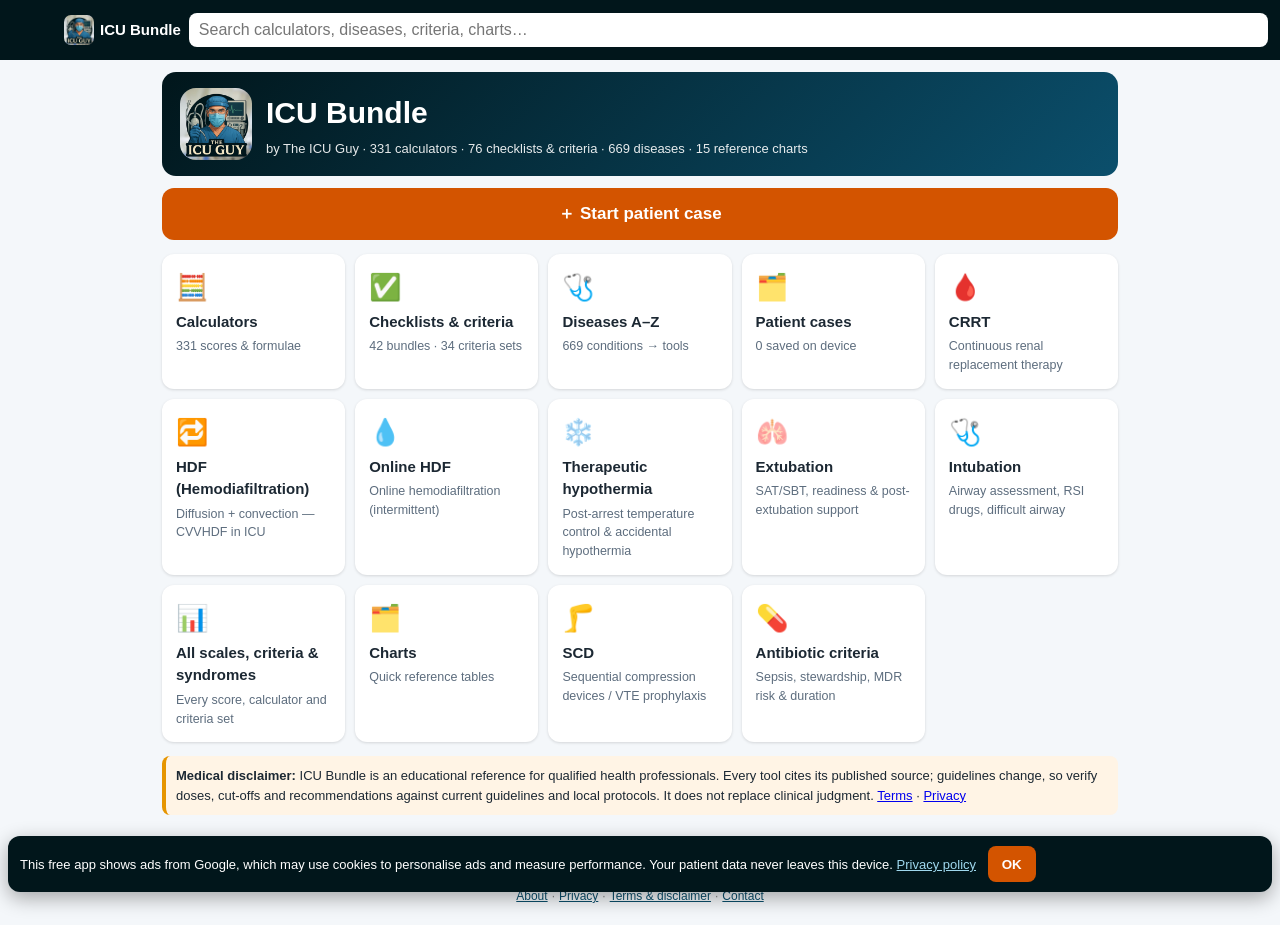
<file: index.html>
<!doctype html><html lang="en"><head><meta charset="utf-8"><meta name="google-adsense-account" content="ca-pub-9047557161133389"><meta name="viewport" content="width=device-width,initial-scale=1,viewport-fit=cover"><meta name="theme-color" content="#01161b"><meta name="description" content="ICU Bundle by The ICU Guy — free offline ICU and medical calculators (SOFA, APACHE II, GCS, qSOFA, MELD, CURB-65 and 300+ more), tap-to-check ICU bundles and diagnostic criteria, disease A–Z and quick reference charts, each with its published source."><meta name="apple-mobile-web-app-capable" content="yes"><meta name="mobile-web-app-capable" content="yes"><meta name="apple-mobile-web-app-status-bar-style" content="black-translucent"><meta name="apple-mobile-web-app-title" content="ICU Bundle"><meta name="format-detection" content="telephone=no"><link rel="manifest" href="manifest.webmanifest"><link rel="apple-touch-icon" href="icons/apple-touch-icon.png"><link rel="icon" type="image/png" sizes="32x32" href="icons/favicon-32.png"><link rel="icon" type="image/png" sizes="192x192" href="icons/icon-192.png"><title>The ICU Guy – ICU Bundle</title><link rel="stylesheet" href="style.css"><script src="ads-config.js"></script><script src="ads.js"></script></head><body>
<header><button id="back" onclick="history.back()">‹</button><a href="#home" class="brand"><img src="icons/logo-128.jpg" alt="" width="30" height="30"><span>ICU Bundle</span></a><input id="q" type="search" autocomplete="off" enterkeyhint="search" placeholder="Search…"><div id="sugg"></div></header>
<main id="main"><noscript><h1>The ICU Guy – ICU Bundle</h1><p>Free ICU and medical calculators, bundles, diagnostic criteria and reference charts for clinicians. Please enable JavaScript to use the app.</p></noscript></main><div id="zoom"></div><footer>© The ICU Guy – ICU Bundle · Educational reference for clinicians; not a substitute for clinical judgment.<br><a href="about.html">About</a>·<a href="privacy.html">Privacy</a>·<a href="terms.html">Terms &amp; disclaimer</a>·<a href="contact.html">Contact</a></footer><script src="calcs.js"></script><script src="checklists.js"></script><script src="diseases.js"></script><script src="topics.js"></script><script src="app.js"></script><script src="app2.js"></script></body></html>
</file>
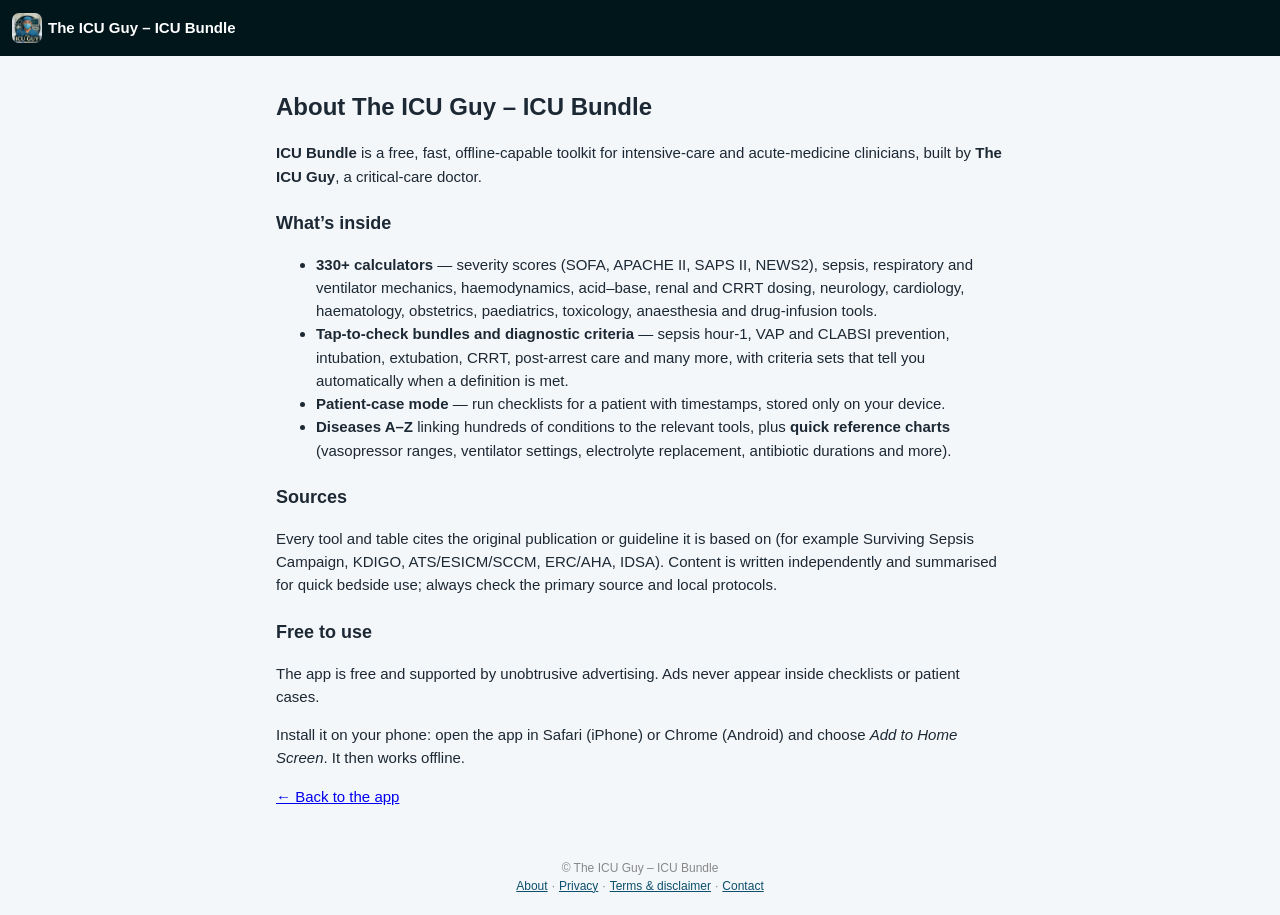
<file: about.html>
<!doctype html><html lang="en"><head><meta charset="utf-8"><meta name="google-adsense-account" content="ca-pub-9047557161133389"><meta name="viewport" content="width=device-width,initial-scale=1,viewport-fit=cover"><meta name="theme-color" content="#01161b"><title>About – The ICU Guy – ICU Bundle</title><link rel="icon" type="image/png" sizes="32x32" href="icons/favicon-32.png"><link rel="stylesheet" href="style.css"></head><body>
<header><a href="./" class="brand"><img src="icons/logo-128.jpg" alt="" width="30" height="30"><span>The ICU Guy – ICU Bundle</span></a></header><main class="page"><h1>About The ICU Guy – ICU Bundle</h1>
<p><b>ICU Bundle</b> is a free, fast, offline-capable toolkit for intensive-care and acute-medicine clinicians, built by <b>The ICU Guy</b>, a critical-care doctor.</p>
<h2>What’s inside</h2><ul><li><b>330+ calculators</b> — severity scores (SOFA, APACHE II, SAPS II, NEWS2), sepsis, respiratory and ventilator mechanics, haemodynamics, acid–base, renal and CRRT dosing, neurology, cardiology, haematology, obstetrics, paediatrics, toxicology, anaesthesia and drug-infusion tools.</li>
<li><b>Tap-to-check bundles and diagnostic criteria</b> — sepsis hour-1, VAP and CLABSI prevention, intubation, extubation, CRRT, post-arrest care and many more, with criteria sets that tell you automatically when a definition is met.</li>
<li><b>Patient-case mode</b> — run checklists for a patient with timestamps, stored only on your device.</li>
<li><b>Diseases A–Z</b> linking hundreds of conditions to the relevant tools, plus <b>quick reference charts</b> (vasopressor ranges, ventilator settings, electrolyte replacement, antibiotic durations and more).</li></ul>
<h2>Sources</h2><p>Every tool and table cites the original publication or guideline it is based on (for example Surviving Sepsis Campaign, KDIGO, ATS/ESICM/SCCM, ERC/AHA, IDSA). Content is written independently and summarised for quick bedside use; always check the primary source and local protocols.</p>
<h2>Free to use</h2><p>The app is free and supported by unobtrusive advertising. Ads never appear inside checklists or patient cases.</p>
<p>Install it on your phone: open the app in Safari (iPhone) or Chrome (Android) and choose <i>Add to Home Screen</i>. It then works offline.</p><p><a href="./">← Back to the app</a></p></main><footer>© The ICU Guy – ICU Bundle<br><a href="about.html">About</a>·<a href="privacy.html">Privacy</a>·<a href="terms.html">Terms &amp; disclaimer</a>·<a href="contact.html">Contact</a></footer></body></html>
</file>
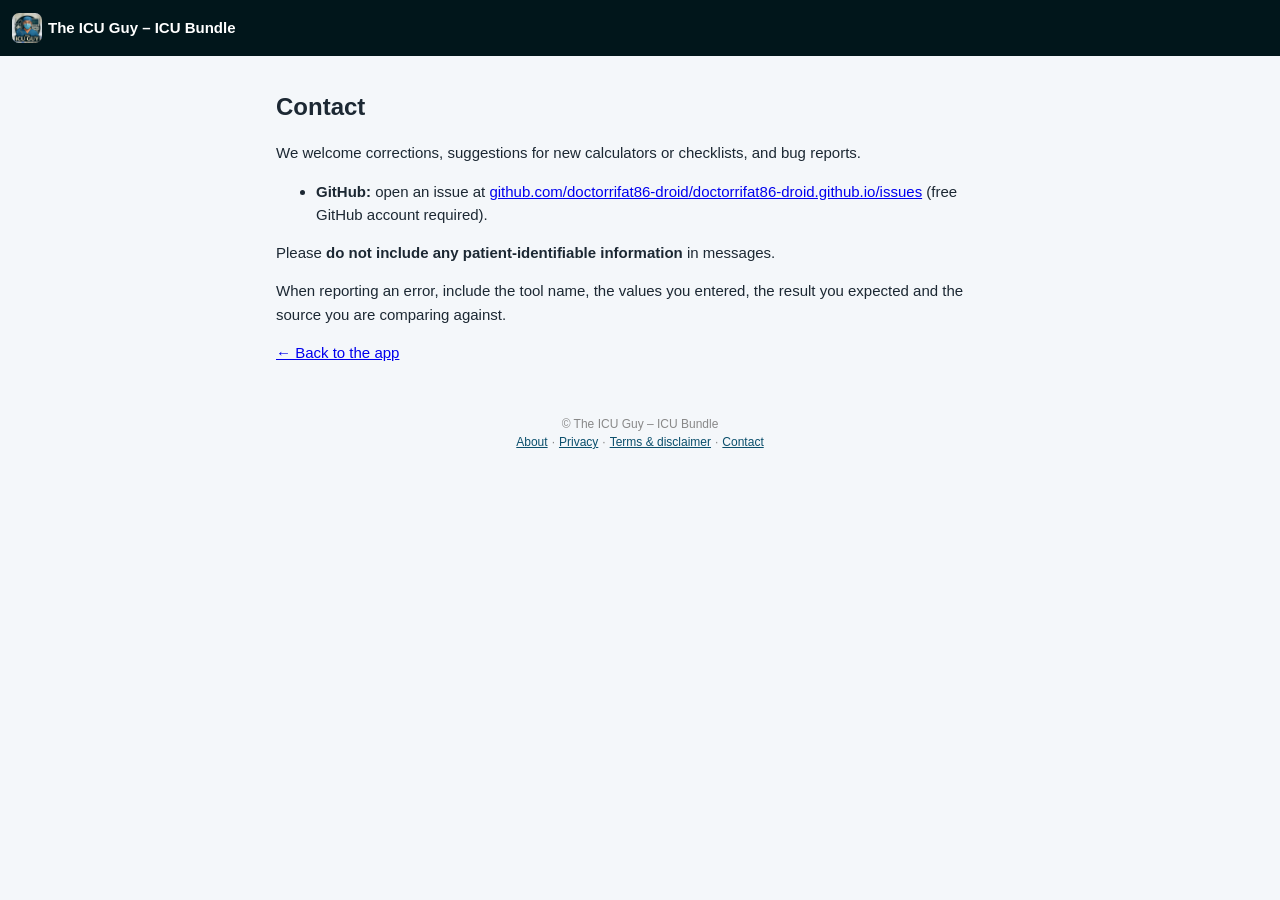
<file: contact.html>
<!doctype html><html lang="en"><head><meta charset="utf-8"><meta name="google-adsense-account" content="ca-pub-9047557161133389"><meta name="viewport" content="width=device-width,initial-scale=1,viewport-fit=cover"><meta name="theme-color" content="#01161b"><title>Contact – The ICU Guy – ICU Bundle</title><link rel="icon" type="image/png" sizes="32x32" href="icons/favicon-32.png"><link rel="stylesheet" href="style.css"></head><body>
<header><a href="./" class="brand"><img src="icons/logo-128.jpg" alt="" width="30" height="30"><span>The ICU Guy – ICU Bundle</span></a></header><main class="page"><h1>Contact</h1><p>We welcome corrections, suggestions for new calculators or checklists, and bug reports.</p>
<ul><li><b>GitHub:</b> open an issue at <a href="https://github.com/doctorrifat86-droid/doctorrifat86-droid.github.io/issues" rel="noopener">github.com/doctorrifat86-droid/doctorrifat86-droid.github.io/issues</a> (free GitHub account required).</li></ul>
<p>Please <b>do not include any patient-identifiable information</b> in messages.</p>
<p>When reporting an error, include the tool name, the values you entered, the result you expected and the source you are comparing against.</p><p><a href="./">← Back to the app</a></p></main><footer>© The ICU Guy – ICU Bundle<br><a href="about.html">About</a>·<a href="privacy.html">Privacy</a>·<a href="terms.html">Terms &amp; disclaimer</a>·<a href="contact.html">Contact</a></footer></body></html>
</file>
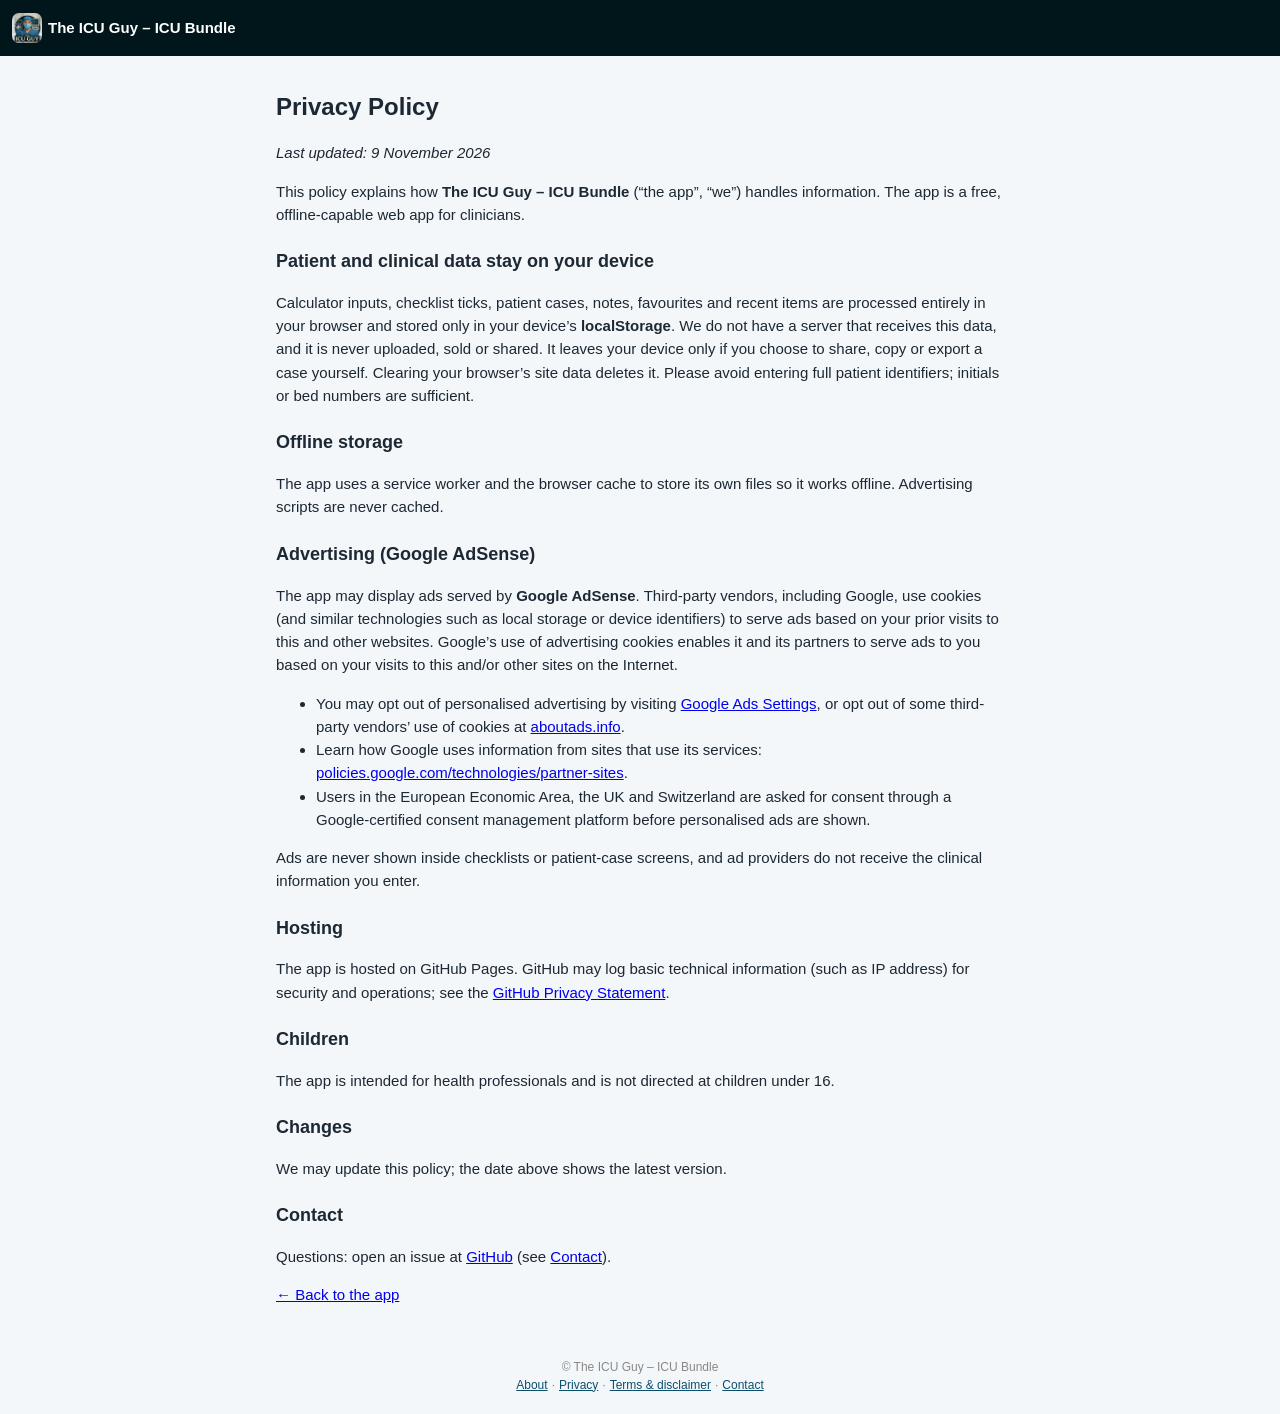
<file: privacy.html>
<!doctype html><html lang="en"><head><meta charset="utf-8"><meta name="google-adsense-account" content="ca-pub-9047557161133389"><meta name="viewport" content="width=device-width,initial-scale=1,viewport-fit=cover"><meta name="theme-color" content="#01161b"><title>Privacy Policy – The ICU Guy – ICU Bundle</title><link rel="icon" type="image/png" sizes="32x32" href="icons/favicon-32.png"><link rel="stylesheet" href="style.css"></head><body>
<header><a href="./" class="brand"><img src="icons/logo-128.jpg" alt="" width="30" height="30"><span>The ICU Guy – ICU Bundle</span></a></header><main class="page"><h1>Privacy Policy</h1><p><i>Last updated: 9 November 2026</i></p>
<p>This policy explains how <b>The ICU Guy – ICU Bundle</b> (“the app”, “we”) handles information. The app is a free, offline-capable web app for clinicians.</p>
<h2>Patient and clinical data stay on your device</h2><p>Calculator inputs, checklist ticks, patient cases, notes, favourites and recent items are processed entirely in your browser and stored only in your device’s <b>localStorage</b>. We do not have a server that receives this data, and it is never uploaded, sold or shared. It leaves your device only if you choose to share, copy or export a case yourself. Clearing your browser’s site data deletes it. Please avoid entering full patient identifiers; initials or bed numbers are sufficient.</p>
<h2>Offline storage</h2><p>The app uses a service worker and the browser cache to store its own files so it works offline. Advertising scripts are never cached.</p>
<h2>Advertising (Google AdSense)</h2><p>The app may display ads served by <b>Google AdSense</b>. Third-party vendors, including Google, use cookies (and similar technologies such as local storage or device identifiers) to serve ads based on your prior visits to this and other websites. Google’s use of advertising cookies enables it and its partners to serve ads to you based on your visits to this and/or other sites on the Internet.</p>
<ul><li>You may opt out of personalised advertising by visiting <a href="https://www.google.com/settings/ads" rel="noopener">Google Ads Settings</a>, or opt out of some third-party vendors’ use of cookies at <a href="https://www.aboutads.info/choices/" rel="noopener">aboutads.info</a>.</li>
<li>Learn how Google uses information from sites that use its services: <a href="https://policies.google.com/technologies/partner-sites" rel="noopener">policies.google.com/technologies/partner-sites</a>.</li>
<li>Users in the European Economic Area, the UK and Switzerland are asked for consent through a Google-certified consent management platform before personalised ads are shown.</li></ul>
<p>Ads are never shown inside checklists or patient-case screens, and ad providers do not receive the clinical information you enter.</p>
<h2>Hosting</h2><p>The app is hosted on GitHub Pages. GitHub may log basic technical information (such as IP address) for security and operations; see the <a href="https://docs.github.com/en/site-policy/privacy-policies/github-general-privacy-statement" rel="noopener">GitHub Privacy Statement</a>.</p>
<h2>Children</h2><p>The app is intended for health professionals and is not directed at children under 16.</p>
<h2>Changes</h2><p>We may update this policy; the date above shows the latest version.</p>
<h2>Contact</h2><p>Questions: open an issue at <a href="https://github.com/doctorrifat86-droid/doctorrifat86-droid.github.io/issues" rel="noopener">GitHub</a> (see <a href="contact.html">Contact</a>).</p><p><a href="./">← Back to the app</a></p></main><footer>© The ICU Guy – ICU Bundle<br><a href="about.html">About</a>·<a href="privacy.html">Privacy</a>·<a href="terms.html">Terms &amp; disclaimer</a>·<a href="contact.html">Contact</a></footer></body></html>
</file>
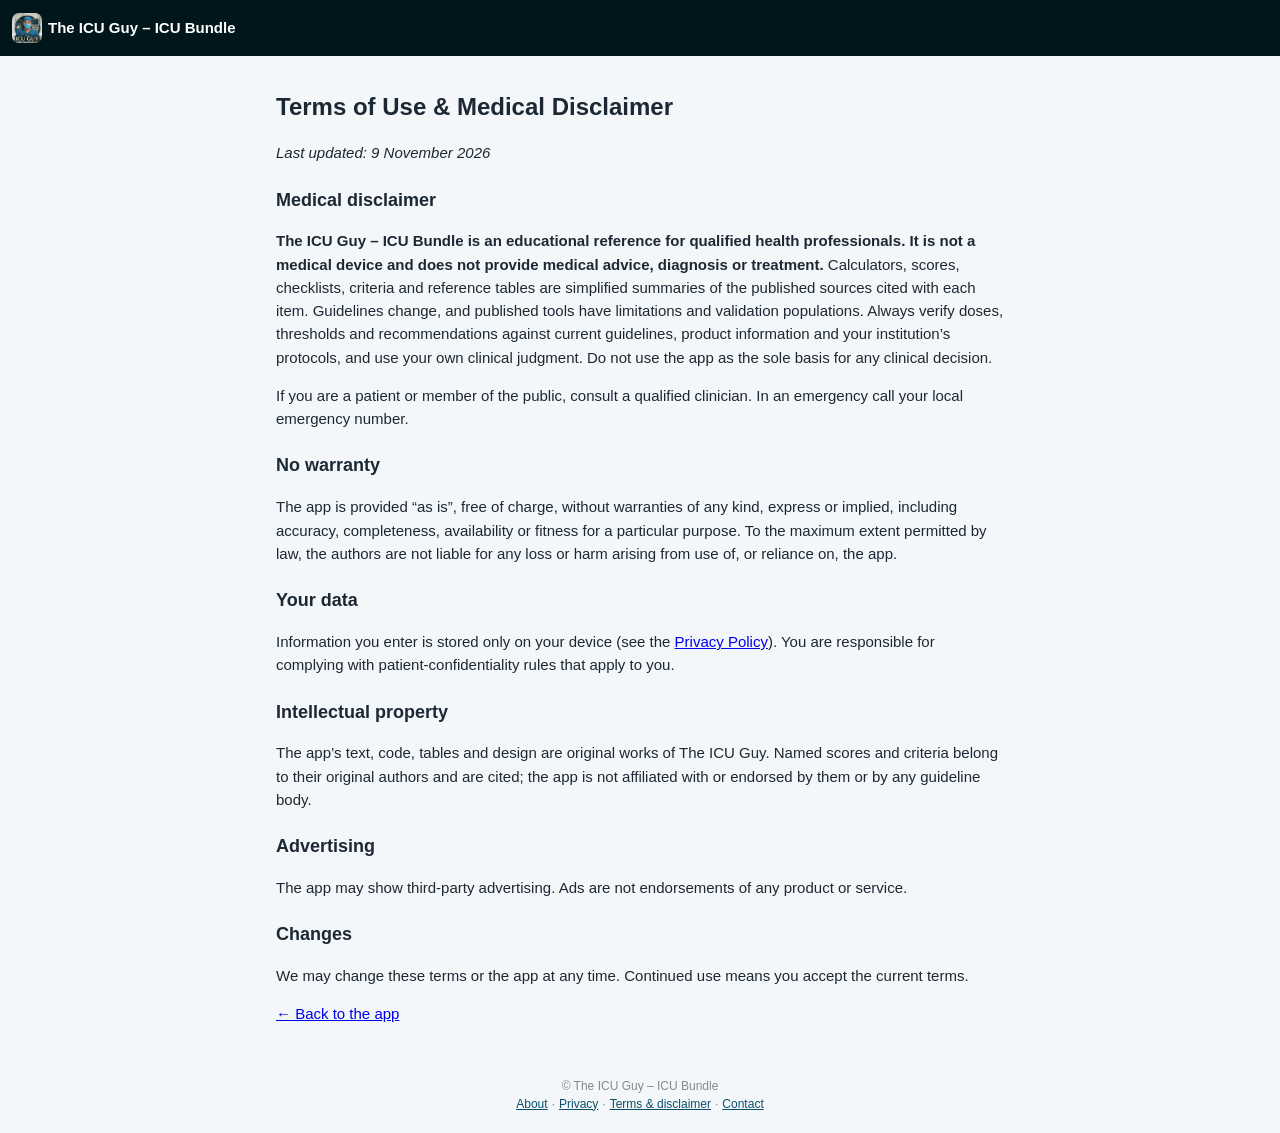
<file: terms.html>
<!doctype html><html lang="en"><head><meta charset="utf-8"><meta name="google-adsense-account" content="ca-pub-9047557161133389"><meta name="viewport" content="width=device-width,initial-scale=1,viewport-fit=cover"><meta name="theme-color" content="#01161b"><title>Terms of Use & Medical Disclaimer – The ICU Guy – ICU Bundle</title><link rel="icon" type="image/png" sizes="32x32" href="icons/favicon-32.png"><link rel="stylesheet" href="style.css"></head><body>
<header><a href="./" class="brand"><img src="icons/logo-128.jpg" alt="" width="30" height="30"><span>The ICU Guy – ICU Bundle</span></a></header><main class="page"><h1>Terms of Use &amp; Medical Disclaimer</h1><p><i>Last updated: 9 November 2026</i></p>
<h2>Medical disclaimer</h2><p><b>The ICU Guy – ICU Bundle is an educational reference for qualified health professionals. It is not a medical device and does not provide medical advice, diagnosis or treatment.</b> Calculators, scores, checklists, criteria and reference tables are simplified summaries of the published sources cited with each item. Guidelines change, and published tools have limitations and validation populations. Always verify doses, thresholds and recommendations against current guidelines, product information and your institution’s protocols, and use your own clinical judgment. Do not use the app as the sole basis for any clinical decision.</p>
<p>If you are a patient or member of the public, consult a qualified clinician. In an emergency call your local emergency number.</p>
<h2>No warranty</h2><p>The app is provided “as is”, free of charge, without warranties of any kind, express or implied, including accuracy, completeness, availability or fitness for a particular purpose. To the maximum extent permitted by law, the authors are not liable for any loss or harm arising from use of, or reliance on, the app.</p>
<h2>Your data</h2><p>Information you enter is stored only on your device (see the <a href="privacy.html">Privacy Policy</a>). You are responsible for complying with patient-confidentiality rules that apply to you.</p>
<h2>Intellectual property</h2><p>The app’s text, code, tables and design are original works of The ICU Guy. Named scores and criteria belong to their original authors and are cited; the app is not affiliated with or endorsed by them or by any guideline body.</p>
<h2>Advertising</h2><p>The app may show third-party advertising. Ads are not endorsements of any product or service.</p>
<h2>Changes</h2><p>We may change these terms or the app at any time. Continued use means you accept the current terms.</p><p><a href="./">← Back to the app</a></p></main><footer>© The ICU Guy – ICU Bundle<br><a href="about.html">About</a>·<a href="privacy.html">Privacy</a>·<a href="terms.html">Terms &amp; disclaimer</a>·<a href="contact.html">Contact</a></footer></body></html>
</file>
<file: style.css>
*{box-sizing:border-box}body{margin:0;font:15px/1.5 -apple-system,Segoe UI,Roboto,sans-serif;background:#f4f7fa;color:#1c2833}
header{position:sticky;top:0;background:#0b4f6c;color:#fff;display:flex;gap:8px;align-items:center;padding:8px 12px;z-index:5}
header a{color:#fff;text-decoration:none;font-weight:700}#q{flex:1;padding:8px 10px;border-radius:8px;border:0;font-size:15px}#back{background:none;border:0;color:#fff;font-size:20px;cursor:pointer}
main{max-width:980px;margin:0 auto;padding:12px}.hero{background:linear-gradient(135deg,#0b4f6c,#1f8a9e);color:#fff;border-radius:14px;padding:16px 18px}.hero h1{margin:0}
.tiles{display:grid;grid-template-columns:repeat(auto-fill,minmax(160px,1fr));gap:10px;margin:14px 0}.tile{background:#fff;border-radius:12px;padding:14px;text-decoration:none;color:inherit;box-shadow:0 1px 3px #0002;display:flex;flex-direction:column;gap:4px}.tile:hover{box-shadow:0 2px 8px #0003}.tile .ic{font-size:26px}.tile small{color:#5d6d7e}
.card{background:#fff;border-radius:10px;padding:10px 12px;margin:8px 0;box-shadow:0 1px 2px #0002}summary{cursor:pointer}.key ul{padding-left:18px}.key li{margin:5px 0}
.cite{display:block;color:#7b8a99;font-size:12px}.tag{background:#e3f1f5;color:#0b4f6c;border-radius:6px;padding:0 6px;font-size:11px;margin-left:6px}
.row{display:block;background:#fff;margin:5px 0;padding:8px 10px;border-radius:8px;text-decoration:none;color:inherit;box-shadow:0 1px 2px #0001}.row:hover{background:#eef6f9}.sn{font-size:12px;color:#555}mark{background:#ffe58a}
.chips a{display:inline-block;background:#fff;border:1px solid #cfe0e8;border-radius:16px;padding:3px 10px;margin:3px;text-decoration:none;color:#0b4f6c;font-size:13px}
.txt p{margin:6px 0}.txt .li{margin:3px 0 3px 4px}.txt .li2{margin:2px 0 2px 24px;color:#333}h4.step{color:#0b4f6c;margin:14px 0 4px;border-left:4px solid #1f8a9e;padding-left:8px}
pre.tb{background:#f7f9fb;border:1px solid #e1e8ee;border-radius:6px;padding:8px;overflow:auto;font-size:11.5px;white-space:pre}.pgm{font-size:11px;color:#aab;text-align:right;border-top:1px dashed #dde}
.fig img,img.pg{max-width:100%;display:block;margin:6px auto;border:1px solid #ddd;cursor:zoom-in}#zoom{display:none;position:fixed;inset:0;background:#000d;z-index:9;overflow:auto;align-items:flex-start;justify-content:center}#zoom img{max-width:none;width:min(1400px,200vw)}
.calc{background:#fff;border-radius:10px;padding:10px 12px}.grp{margin:8px 0;padding:6px 8px;background:#f7fafc;border-radius:8px}.gl{font-weight:600;margin-bottom:3px}.grp label{display:block;padding:3px 0}.grp label i{color:#888;font-size:12px}
label.num{display:flex;justify-content:space-between;gap:8px;align-items:center}label.num input{width:120px;padding:5px;border:1px solid #ccd;border-radius:6px}
.res{background:#e7f6ec;border-left:4px solid #2e8b57;padding:8px;border-radius:6px;margin:8px 0}.reset{border:1px solid #ccd;background:#fff;border-radius:6px;padding:4px 10px}
.star{background:none;border:0;font-size:20px;color:#e0a800;cursor:pointer}.muted{color:#7b8a99}.disc{background:#fff4e5;border-left:4px solid #e69500;padding:10px;border-radius:8px;margin:14px 0;font-size:13px}
.warn{background:#fdecea;border-left:4px solid #c0392b;padding:10px;border-radius:8px}.note{background:#eef4ff;border-left:4px solid #3867d6;padding:8px;border-radius:6px;font-size:13px;margin:6px 0}
.filter{padding:8px;border:1px solid #ccd;border-radius:8px;margin:4px 4px 8px 0;font-size:14px}#scl,#chl{margin-top:4px}footer{text-align:center;font-size:12px;color:#888;padding:20px}
@media(max-width:600px){main{padding:8px}pre.tb{font-size:10px}}
/* iPhone / PWA */
html{-webkit-text-size-adjust:100%;overflow-x:hidden}body{min-height:100dvh;overflow-x:hidden;-webkit-tap-highlight-color:rgba(11,79,108,.15);padding-left:env(safe-area-inset-left);padding-right:env(safe-area-inset-right)}
header{padding-top:calc(8px + env(safe-area-inset-top));min-height:56px}footer{padding-bottom:calc(20px + env(safe-area-inset-bottom))}
input,select,textarea,#q,.filter,label.num input{font-size:16px!important}
#back,.star{min-width:44px;min-height:44px}.reset,.filter,button{min-height:44px}.row{min-height:44px;padding:11px 12px}.chips a{min-height:36px;line-height:28px}
summary{min-height:44px;padding:10px 0}.grp label{padding:9px 0;min-height:44px}.grp input[type=radio],.grp input[type=checkbox]{width:20px;height:20px;vertical-align:middle;margin-right:8px}
main{overflow-wrap:anywhere}main img{max-width:100%;height:auto}table{display:block;max-width:100%;overflow-x:auto}pre.tb{max-width:100%;-webkit-overflow-scrolling:touch}
#zoom{touch-action:pan-x pan-y pinch-zoom;padding:env(safe-area-inset-top) 0 env(safe-area-inset-bottom)}#zoom img{width:200vw;max-width:1400px;touch-action:pan-x pan-y pinch-zoom}
#zoom::after{content:"✕";position:fixed;top:calc(10px + env(safe-area-inset-top));right:14px;color:#fff;font-size:26px;background:#0008;border-radius:22px;width:44px;height:44px;text-align:center;line-height:44px}
@media(max-width:600px){header a{font-size:15px;white-space:nowrap}label.num input{width:100px}.tiles{grid-template-columns:repeat(2,1fr)}}
header{padding:calc(8px + env(safe-area-inset-top)) calc(12px + env(safe-area-inset-right)) 8px calc(12px + env(safe-area-inset-left));position:sticky;flex-wrap:nowrap}
header{background:#01161b}.brand{display:flex;align-items:center;gap:6px}.brand img{border-radius:7px}.brand span{white-space:nowrap}
@media(max-width:520px){.brand span{display:none}}
main{padding-left:calc(12px + env(safe-area-inset-left));padding-right:calc(12px + env(safe-area-inset-right));padding-bottom:calc(20px + env(safe-area-inset-bottom))}
#sugg{display:none;position:absolute;left:0;right:0;top:100%;max-height:75vh;overflow:auto;background:#fff;color:#1c2833;box-shadow:0 8px 24px #0004;border-radius:0 0 12px 12px;padding:4px 0 8px;-webkit-overflow-scrolling:touch}
#sugg a{display:block;padding:7px 14px;color:inherit;text-decoration:none;font-weight:400;border-bottom:1px solid #f0f3f5}#sugg a:active,#sugg a:hover{background:#eef6f9}#sugg small{display:block;color:#7b8a99;font-size:12px}
.sgh{font-size:12px;font-weight:700;color:#0b4f6c;text-transform:uppercase;padding:8px 14px 2px;letter-spacing:.03em}.sgh span{color:#99a}.sgm{font-size:11px;color:#99a;padding:4px 14px}#sugg a.sgall{color:#0b4f6c;font-weight:600}
.hero{display:flex;align-items:center;gap:14px;background:linear-gradient(135deg,#01161b,#0b4f6c)}.hlogo{width:72px;height:72px;border-radius:16px;flex:none}.hero p{margin:4px 0 0;font-size:13px;opacity:.9}
.bigbtn{display:block;width:100%;text-align:center;background:#d35400;color:#fff!important;font-weight:700;font-size:17px;padding:13px;border-radius:12px;border:0;margin:12px 0;text-decoration:none;cursor:pointer}
.bdg{display:inline-block;font-size:11px;border-radius:6px;padding:0 6px;margin:3px 0}.bdg.bk{background:#fdebd0;color:#935116}.bdg.lit{background:#e8f8f5;color:#117864}.purp{font-size:13px;color:#34495e;margin:3px 0}
.pbar{height:6px;background:#e5ecf0;border-radius:4px;margin-top:5px;overflow:hidden}.pbar i{display:block;height:100%;background:#27ae60;transition:width .2s}
.ti{display:flex;gap:10px;align-items:flex-start;padding:9px 6px;border-bottom:1px solid #eef2f4;cursor:pointer}.ti input{width:22px;height:22px;flex:none;margin-top:1px}.ti.done span{color:#7b8a99;text-decoration:line-through}.ti small{display:block;text-decoration:none;color:#27ae60;font-size:11px}
.tag.met{background:#d5f5e3;color:#1e8449;font-weight:700}.res.nm{background:#fdf2e9;border-color:#e67e22}
textarea{width:100%;min-height:60px;margin:8px 0;padding:8px;border:1px solid #ccd;border-radius:8px;font:inherit;font-size:16px}
.acts{display:flex;flex-wrap:wrap;gap:8px;margin:10px 0}.acts button{flex:1 1 30%;padding:10px;border:1px solid #cfe0e8;background:#fff;border-radius:10px;font-size:14px}.acts .fin{background:#27ae60;color:#fff;border:0}
.az{position:sticky;top:56px;background:#f4f7fa;display:flex;flex-wrap:wrap;gap:2px;padding:4px 0;z-index:2}.az a{padding:2px 7px;text-decoration:none;color:#0b4f6c;font-weight:700;font-size:13px}
.pk{display:flex;align-items:center;gap:8px}.pk input{width:20px;height:20px}select{font-size:16px;padding:5px;border-radius:6px;border:1px solid #ccd;max-width:60%}
.ti small{display:inline-block!important;width:100%}
/* reference tables */
.tw{overflow-x:auto;-webkit-overflow-scrolling:touch}.rt table{border-collapse:collapse;width:100%;font-size:13px;display:table}.rt th,.rt td{border:1px solid #dde5ea;padding:6px 8px;text-align:left;vertical-align:top}.rt th{background:#eef6f9;color:#0b4f6c}
.key ul{margin:6px 0 6px 18px;padding:0}.key li{margin:3px 0}
/* ads — only rendered when ads-config.js has a client id */
.adwrap{margin:18px 0;padding:6px 0;border-top:1px solid #e5ecf0;border-bottom:1px solid #e5ecf0;min-height:60px;overflow:hidden;clear:both;max-width:100%}.adlbl{font-size:10px;color:#99a;text-transform:uppercase;letter-spacing:.05em;margin-bottom:2px}
.noads .adwrap{display:none}body[data-view=case] .adwrap,body[data-view=cases] .adwrap,body[data-view=cl] .adwrap,body[data-view=checklists] .adwrap{display:none!important}
#cookiebar{position:fixed;left:8px;right:8px;bottom:calc(8px + env(safe-area-inset-bottom));z-index:50;background:#01161b;color:#fff;font-size:13px;padding:10px 12px;border-radius:12px;box-shadow:0 6px 20px #0005}#cookiebar a{color:#9fd8ee}#cookiebar button{margin-left:8px;min-height:36px;padding:4px 14px;border:0;border-radius:8px;background:#d35400;color:#fff;font-weight:700}
footer a{color:#0b4f6c;margin:0 4px}
.page{max-width:760px;margin:0 auto;padding:16px;line-height:1.55}.page h1{font-size:24px}.page h2{font-size:18px;margin-top:22px}
.rt th,.rt td{overflow-wrap:normal;word-break:normal;hyphens:auto}.rt td:first-child{min-width:88px}
</file>
